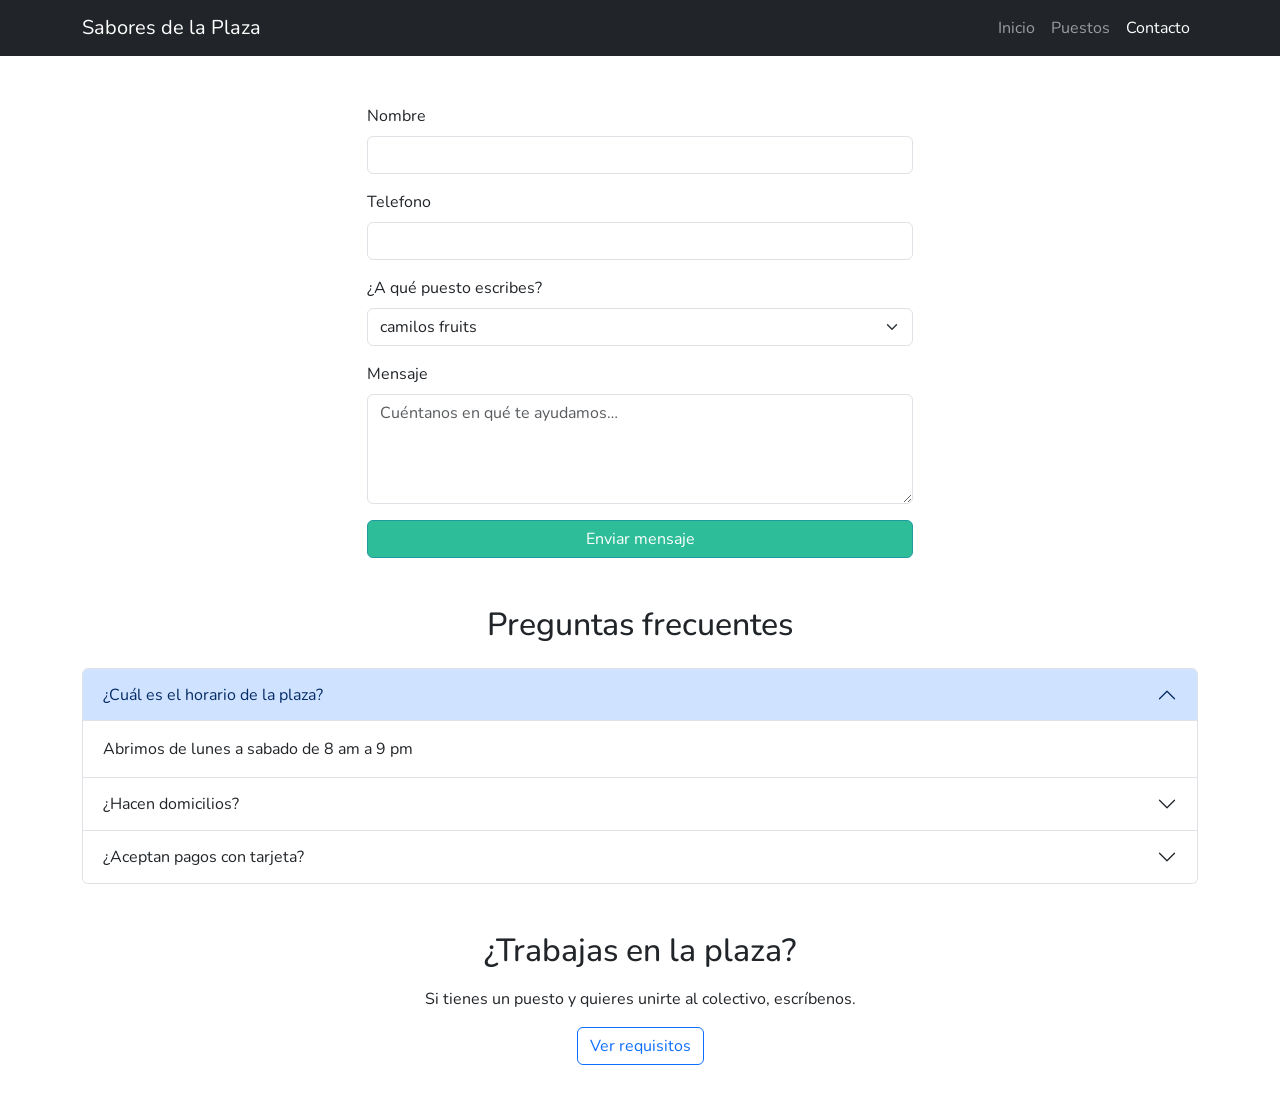
<file: plaza/contacto.html>
<!--
============================================================
Página CONTACTO Y PEDIDOS · Sabores de la Plaza
Ejercicios 01, 02, 06, 07 y 08
============================================================
Escribe tu HTML DEBAJO de este comentario.

Ejercicios 01 y 02 · Igual que en index.html
  - Bootstrap instalado y la MISMA barra de navegación.

Ejercicio 06 · El formulario
  - Campos: nombre (type="text"), teléfono o correo (type="tel" o
    type="email"), un <select> con al menos 3 puestos y un
    <textarea> para el mensaje.
  - Cada campo con su <label for="..."> igual a su id.
  - Clases de Bootstrap: form-control (form-select en el select).
  - Un <button type="submit"> con btn y un color (btn-primary…).
  - Centrado y sin ocupar todo el ancho en pantalla grande:
    la fila con justify-content-center y la columna menor a 12.

Ejercicio 07 · Más componentes de la documentación
  - Preguntas frecuentes (Components → Accordion), al menos 3.
  - Y uno de estos dos: un modal (Components → Modal) o unas
    pestañas (Components → Navs and tabs). Aquí o en otra página.

Ejercicio 08 · La letra
  - El mismo <link> de Google Fonts que en index.html.
============================================================
-->
<!DOCTYPE html>
<html lang="es">

<head>
  <meta charset="UTF-8">
  <meta name="viewport" content="width=device-width, initial-scale=1">
  <title>Puestos</title>
  <link href="https://fonts.googleapis.com/css2?family=Nunito:wght@400;700;800&display=swap" rel="stylesheet">
  <link href="https://cdn.jsdelivr.net/npm/bootstrap@5.3.3/dist/css/bootstrap.min.css" rel="stylesheet">
  <link href="styles.css" rel="stylesheet">
</head>

<body>
  <nav class="navbar navbar-expand-lg navbar-dark bg-dark">
    <div class="container">
      <a class="navbar-brand" href="index.html">Sabores de la Plaza</a>
      <button class="navbar-toggler" type="button" data-bs-toggle="collapse" data-bs-target="#menuPrincipal"
        aria-controls="menuPrincipal" aria-expanded="false" aria-label="Alternar navegación">
        <span class="navbar-toggler-icon"></span>
      </button>
      <div class="collapse navbar-collapse" id="menuPrincipal">
        <ul class="navbar-nav ms-auto">
          <li class="nav-item"><a class="nav-link" href="index.html">Inicio</a></li>
          <li class="nav-item"><a class="nav-link" href="puestos.html">Puestos</a></li>
          <li class="nav-item"><a class="nav-link active" href="contacto.html">Contacto</a></li>
        </ul>
      </div>
    </div>
  </nav>
  <main class="container my-5">
    <div class="row justify-content-center">
      <div class="col-12 col-md-8 col-lg-6">
        <form>
          <div class="mb-3">
            <label for="nombre" class="form-label">Nombre</label>
            <input type="text" class="form-control" id="nombre" name="nombre" required>
          </div>

          <div class="mb-3">
            <label for="contacto" class="form-label">Telefono</label>
            <input type="tel" class="form-control" id="contacto" name="contacto"required>
          </div>

          <div class="mb-3">
            <label for="puesto" class="form-label">¿A qué puesto escribes?</label>
            <select class="form-select" id="puesto" name="puesto" required>
             
              <option value="frutas">camilos fruits</option>
              <option value="panaderia">El pepe</option>
              <option value="almuerzos">El cucharon de palo</option>
              <option value="jugos">Surtiya</option>
            </select>
          </div>

          <div class="mb-3">
            <label for="mensaje" class="form-label">Mensaje</label>
            <textarea class="form-control" id="mensaje" name="mensaje" rows="4"
              placeholder="Cuéntanos en qué te ayudamos…" required></textarea>
          </div>

          <button type="submit" class="btn btn-primary w-100">Enviar mensaje</button>
        </form>
      </div>
    </div>
  </main>
  <section class="container my-5">
    <h2 class="text-center mb-4">Preguntas frecuentes</h2>
    <div class="accordion" id="accordionFaq">
      <div class="accordion-item">
        <h3 class="accordion-header" id="q1">
          <button class="accordion-button" type="button" data-bs-toggle="collapse" data-bs-target="#a1" aria-expanded="true" aria-controls="a1">
            ¿Cuál es el horario de la plaza?
          </button>
        </h3>
        <div id="a1" class="accordion-collapse collapse show" aria-labelledby="q1" data-bs-parent="#accordionFaq">
          <div class="accordion-body">Abrimos de lunes a sabado de 8 am a 9 pm</div>
        </div>
      </div>
      <div class="accordion-item">
        <h3 class="accordion-header" id="q2">
          <button class="accordion-button collapsed" type="button" data-bs-toggle="collapse" data-bs-target="#a2" aria-expanded="false" aria-controls="a2">
            ¿Hacen domicilios?
          </button>
        </h3>
        <div id="a2" class="accordion-collapse collapse" aria-labelledby="q2" data-bs-parent="#accordionFaq">
          <div class="accordion-body">Solo en la misma localidad.</div>
        </div>
      </div>
      <div class="accordion-item">
        <h3 class="accordion-header" id="q3">
          <button class="accordion-button collapsed" type="button" data-bs-toggle="collapse" data-bs-target="#a3" aria-expanded="false" aria-controls="a3">
            ¿Aceptan pagos con tarjeta?
          </button>
        </h3>
        <div id="a3" class="accordion-collapse collapse" aria-labelledby="q3" data-bs-parent="#accordionFaq">
          <div class="accordion-body">No, solo en efectivo</div>
        </div>
      </div>
    </div>
  </section>
  <section class="container text-center my-5">
    <h2 class="mb-3">¿Trabajas en la plaza?</h2>
    <p>Si tienes un puesto y quieres unirte al colectivo, escríbenos.</p>
    <button type="button" class="btn btn-outline-primary" data-bs-toggle="modal" data-bs-target="#modalUnirse">Ver requisitos</button>
  </section>

  <div class="modal fade" id="modalUnirse" tabindex="-1" aria-labelledby="modalUnirseLabel" aria-hidden="true">
    <div class="modal-dialog modal-dialog-centered">
      <div class="modal-content">
        <div class="modal-header">
          <h3 class="modal-title h5" id="modalUnirseLabel">Unirse al colectivo</h3>
          <button type="button" class="btn-close" data-bs-dismiss="modal" aria-label="Cerrar"></button>
        </div>
        <div class="modal-body">
          <p>Requisitos para unir tu puesto:</p>
          <ul>
            <li>Tener puesto activo en la plaza</li>
            <li>Participar en al menos una reunión mensual</li>
            <li>Aportar la cuota solidaria del colectivo</li>
          </ul>
        </div>
        <div class="modal-footer">
          <button type="button" class="btn btn-secondary" data-bs-dismiss="modal">Cerrar</button>
        </div>
      </div>
    </div>
  </div>


  <script src="https://cdn.jsdelivr.net/npm/bootstrap@5.3.3/dist/js/bootstrap.bundle.min.js"></script>
</body>

</html>
</file>
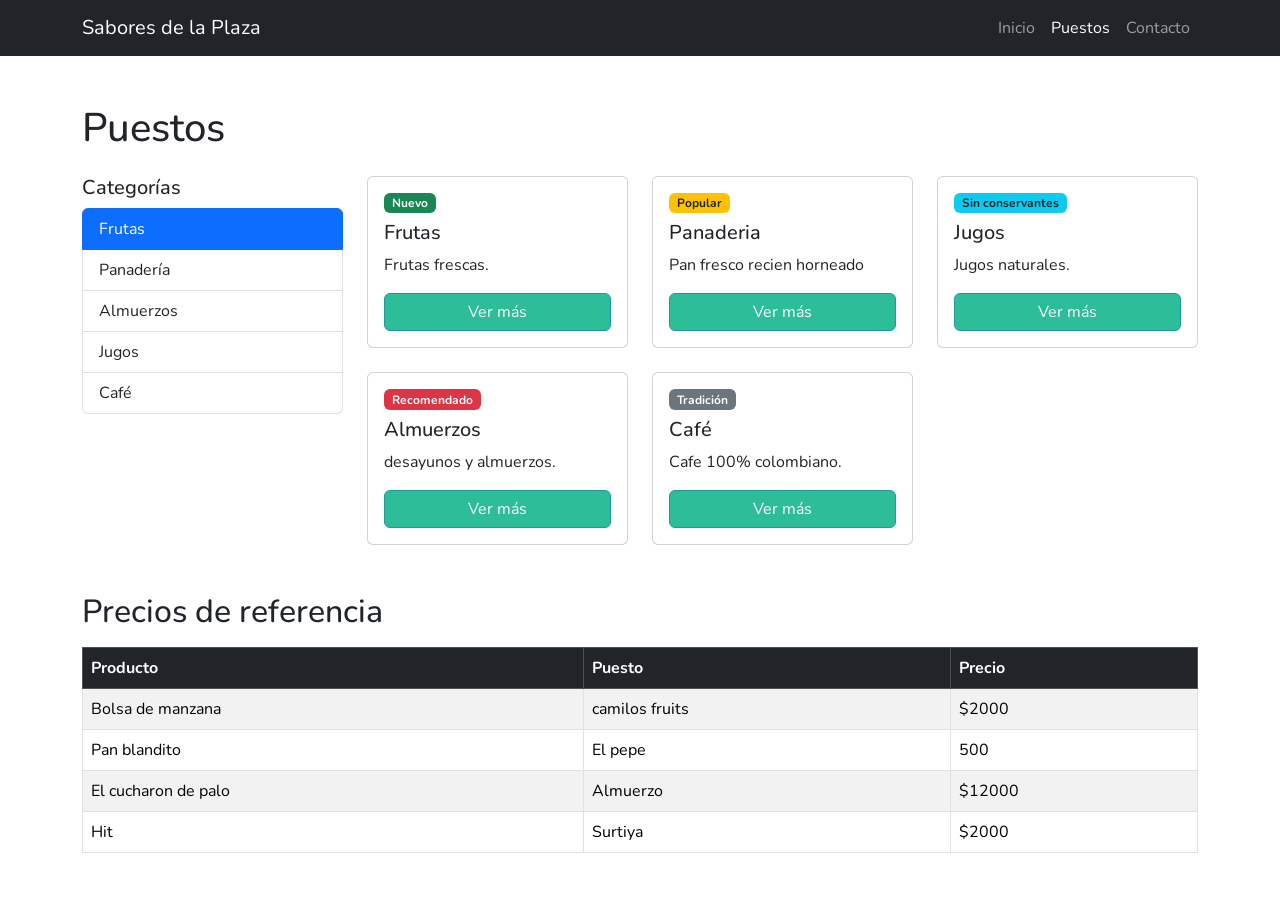
<file: plaza/puestos.html>
<!--
============================================================
Página NUESTROS PUESTOS · Sabores de la Plaza
Ejercicios 01, 02, 04, 05 y 08
============================================================
Escribe tu HTML DEBAJO de este comentario.

Ejercicios 01 y 02 · Igual que en index.html
  - Bootstrap instalado y la MISMA barra de navegación.

Ejercicio 04 · El catálogo
  - Una fila con dos columnas: un lateral angosto y un contenido
    ancho que sumen 12 en pantalla grande.
  - El lateral tiene las 5 categorías: Frutas, Panadería,
    Almuerzos, Jugos y Café (por ejemplo, con un list-group).
  - El contenido tiene al menos 4 tarjetas (card), cada una en su
    propia columna, con card-title, card-text y un botón.
  - Todas las tarjetas de una fila miden lo mismo (h-100).
  - Más tarjetas por fila en el computador; menos en el celular.

Ejercicio 05 · A cazar en la documentación
  - Al menos 3 distintivos de color (Components → Badge) dentro de
    las tarjetas: "Nuevo", "Popular", "Sin conservantes"…
  - Una tabla de precios (Content → Tables) con la clase table,
    un <thead> con al menos 2 columnas y al menos 3 productos.

Ejercicio 08 · La letra
  - El mismo <link> de Google Fonts que en index.html.
============================================================
-->
<!DOCTYPE html>
<html lang="es">
<head>
  <meta charset="UTF-8">
  <meta name="viewport" content="width=device-width, initial-scale=1">
  <title>Puestos</title>
  <link href="https://fonts.googleapis.com/css2?family=Nunito:wght@400;700;800&display=swap" rel="stylesheet">
  <link href="https://cdn.jsdelivr.net/npm/bootstrap@5.3.3/dist/css/bootstrap.min.css" rel="stylesheet">
  <link href="styles.css" rel="stylesheet">
</head>
<body>
  <nav class="navbar navbar-expand-lg navbar-dark bg-dark">
    <div class="container">
      <a class="navbar-brand" href="index.html">Sabores de la Plaza</a>
      <button class="navbar-toggler" type="button"
              data-bs-toggle="collapse" data-bs-target="#menuPrincipal"
              aria-controls="menuPrincipal" aria-expanded="false"
              aria-label="Alternar navegación">
        <span class="navbar-toggler-icon"></span>
      </button>
      <div class="collapse navbar-collapse" id="menuPrincipal">
        <ul class="navbar-nav ms-auto">
          <li class="nav-item"><a class="nav-link" href="index.html">Inicio</a></li>
          <li class="nav-item"><a class="nav-link active" href="puestos.html">Puestos</a></li>
          <li class="nav-item"><a class="nav-link" href="contacto.html">Contacto</a></li>
        </ul>
      </div>
    </div>
  </nav>
  <main class="container my-5">
    <h1 class="mb-4">Puestos</h1>
    <div class="row g-4">
      <aside class="col-12 col-lg-3">
        <h2 class="h5">Categorías</h2>
        <ul class="list-group">
          <li class="list-group-item active">Frutas</li>
          <li class="list-group-item">Panadería</li>
          <li class="list-group-item">Almuerzos</li>
          <li class="list-group-item">Jugos</li>
          <li class="list-group-item">Café</li>
        </ul>
      </aside>

      <section class="col-12 col-lg-9">
        <div class="row g-4">

          
          <div class="col-12 col-md-6 col-xl-4">
            <div class="card h-100">
              <div class="card-body d-flex flex-column">
                <span class="badge bg-success mb-2 align-self-start">Nuevo</span>
                <h3 class="card-title h5">Frutas</h3>
                <p class="card-text">Frutas frescas.</p>
                <button type="button" class="btn btn-primary mt-auto">Ver más</button>
              </div>
            </div>
          </div>

          
          <div class="col-12 col-md-6 col-xl-4">
            <div class="card h-100">
              <div class="card-body d-flex flex-column">
                <span class="badge bg-warning text-dark mb-2 align-self-start">Popular</span>
                <h3 class="card-title h5">Panaderia</h3>
                <p class="card-text">Pan fresco recien horneado</p>
                <button type="button" class="btn btn-primary mt-auto">Ver más</button>
              </div>
            </div>
          </div>

          
          <div class="col-12 col-md-6 col-xl-4">
            <div class="card h-100">
              <div class="card-body d-flex flex-column">
                <span class="badge bg-info text-dark mb-2 align-self-start">Sin conservantes</span>
                <h3 class="card-title h5">Jugos</h3>
                <p class="card-text">Jugos naturales.</p>
                <button type="button" class="btn btn-primary mt-auto">Ver más</button>
              </div>
            </div>
          </div>

        
          <div class="col-12 col-md-6 col-xl-4">
            <div class="card h-100">
              <div class="card-body d-flex flex-column">
                <span class="badge bg-danger mb-2 align-self-start">Recomendado</span>
                <h3 class="card-title h5">Almuerzos</h3>
                <p class="card-text">desayunos y almuerzos.</p>
                <button type="button" class="btn btn-primary mt-auto">Ver más</button>
              </div>
            </div>
          </div>

         
          <div class="col-12 col-md-6 col-xl-4">
            <div class="card h-100">
              <div class="card-body d-flex flex-column">
                <span class="badge bg-secondary mb-2 align-self-start">Tradición</span>
                <h3 class="card-title h5">Café</h3>
                <p class="card-text">Cafe 100% colombiano.</p>
                <button type="button" class="btn btn-primary mt-auto">Ver más</button>
              </div>
            </div>
          </div>

        </div>
      </section>
    </div>
    <section class="mt-5">
      <h2 class="mb-3">Precios de referencia</h2>
      <div class="table-responsive">
        <table class="table table-striped table-bordered align-middle">
          <thead class="table-dark">
            <tr>
              <th scope="col">Producto</th>
              <th scope="col">Puesto</th>
              <th scope="col">Precio</th>
            </tr>
          </thead>
          <tbody>
            <tr><td>Bolsa de manzana</td><td>camilos fruits</td><td>$2000</td></tr>
            <tr><td>Pan blandito</td><td>El pepe</td><td>500</td></tr>
            <tr><td>El cucharon de palo</td><td>Almuerzo</td><td>$12000</td></tr>
            <tr><td>Hit</td><td>Surtiya</td><td>$2000</td></tr>
          </tbody>
        </table>
      </div>
    </section>
  </main>

  <script src="https://cdn.jsdelivr.net/npm/bootstrap@5.3.3/dist/js/bootstrap.bundle.min.js"></script>
</body>
</html>
</file>
<file: plaza/styles.css>
/*
============================================================
Ejercicio 08 · La identidad visual de Sabores de la Plaza
============================================================
El cliente pidió "nuestros propios colores, no el azul de todos
los sitios" y "una letra que se sienta cálida".
Escribe tu CSS DEBAJO de este comentario.

  - En :root, cambia --bs-primary y --bs-primary-rgb por tu color
    principal (el mismo color: uno en hexadecimal y otro en números).
  - En :root, cambia --bs-body-font-family por la fuente que traes
    de Google Fonts (el mismo nombre que va en el <link>).
  - Una regla para .btn-primary que cambie --bs-btn-bg (y si
    quieres, --bs-btn-border-color y --bs-btn-hover-bg).

Recuerda: este archivo se enlaza DESPUÉS de Bootstrap.
La paleta es tuya: colores cálidos de plaza de mercado.
============================================================
*/
:root {
 
  --bs-primary: #26a122;
  --bs-primary-rgb: 200, 47, 22;

  --bs-body-font-family: "Nunito", system-ui, -apple-system, "Segoe UI", sans-serif;
}


.btn-primary {
  --bs-btn-bg: #2ebd99;
  --bs-btn-border-color: #2199a1;
  --bs-btn-hover-bg: #03a045;
  --bs-btn-hover-border-color: #83cc0e;
  --bs-btn-active-bg: #08c0b7;
  --bs-btn-active-border-color: #be4414;
}
</file>
